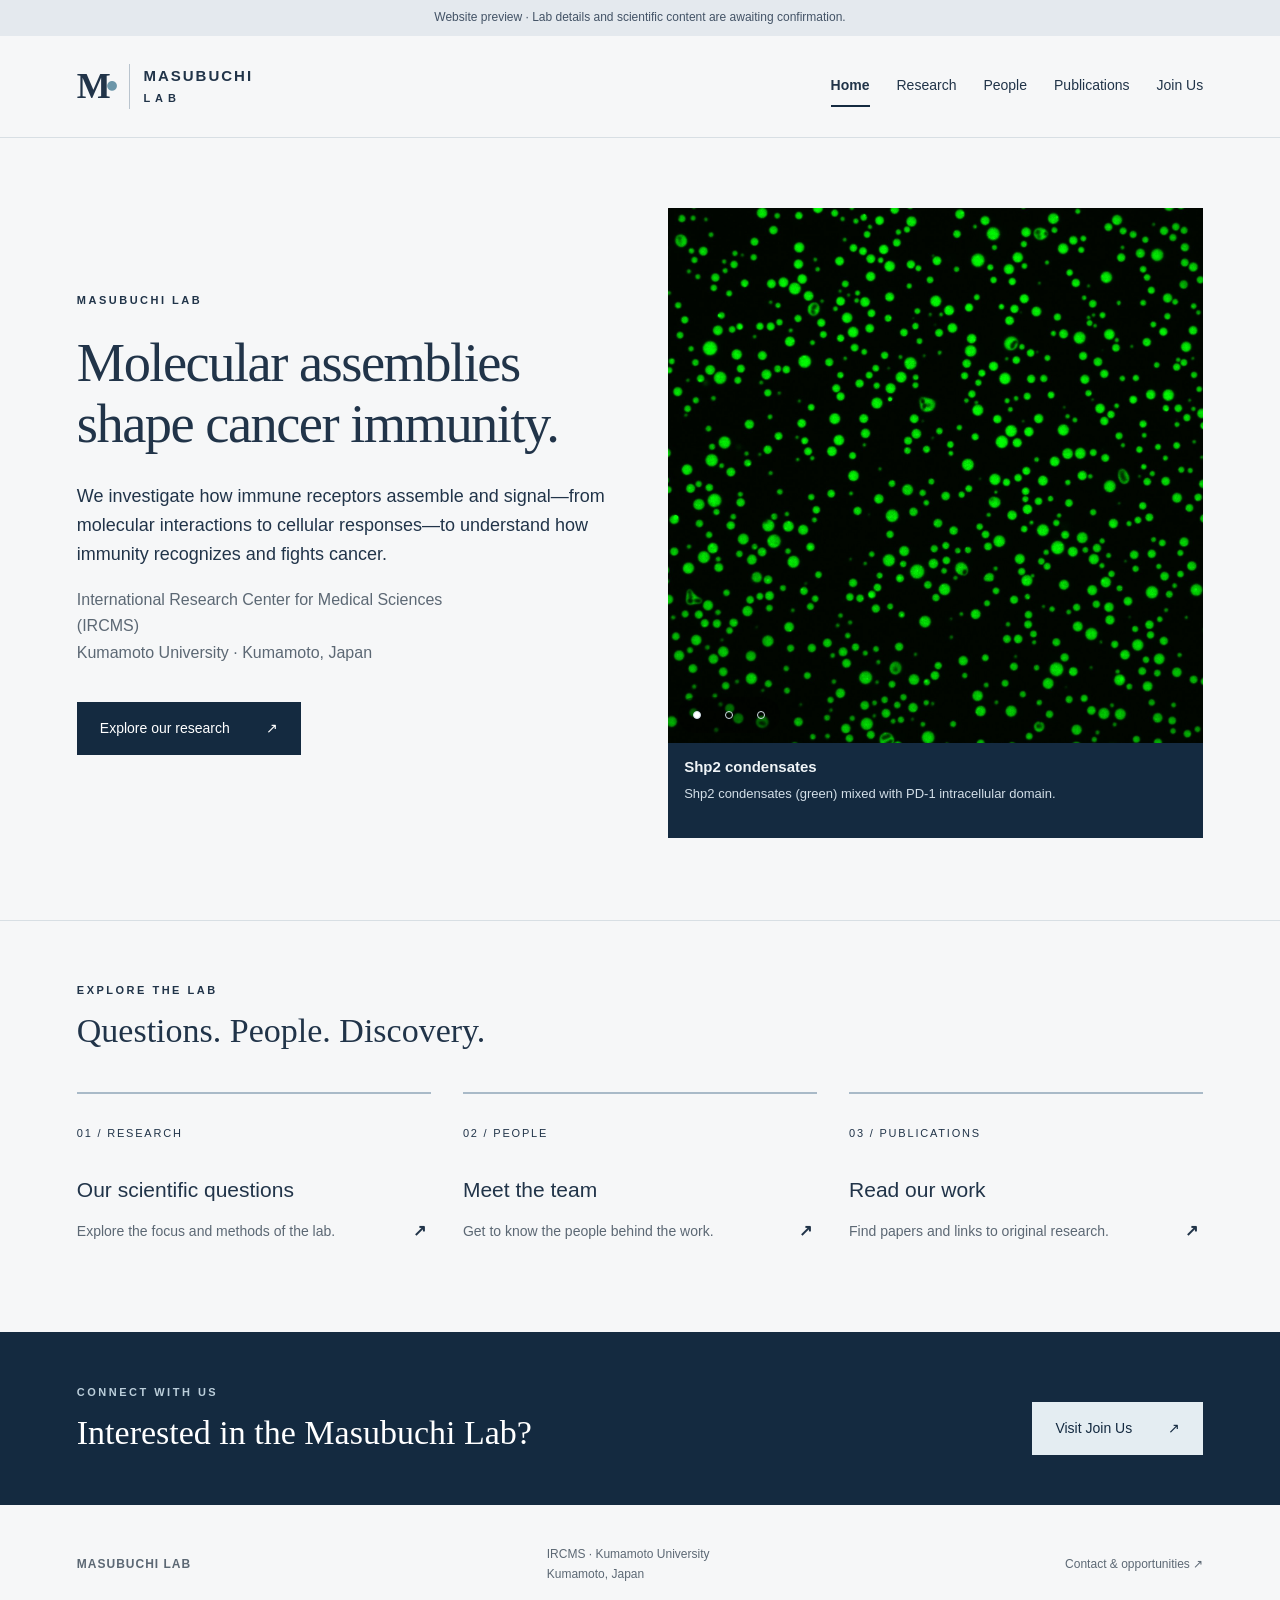
<file: index.html>
<!doctype html>
<html lang="en"><head><meta charset="utf-8"><meta name="viewport" content="width=device-width, initial-scale=1"><meta name="description" content="Masubuchi Lab — Home. Research, people, publications, and opportunities."><title>Masubuchi Lab</title><link rel="stylesheet" href="assets/style.css"><script src="assets/navigation.js" defer></script><style>.hero{grid-template-columns:minmax(0,1fr) minmax(0,1fr);gap:5%;align-items:center}.hero h1{font-size:clamp(38px,4.25vw,58px);line-height:1.12;letter-spacing:-1.5px}.hero .lead{font-size:18px}.science-gallery{min-width:0;background:var(--navy);color:#eff4f7}.science-slide{margin:0}.science-slide[hidden]{display:none}.science-image{display:flex;align-items:center;justify-content:center;aspect-ratio:1;background:#020706;touch-action:pan-y}.science-image img{display:block;width:100%;height:100%;object-fit:contain}.science-slide figcaption{padding:12px 16px}.science-slide figcaption strong{display:block;font-size:15px;margin-bottom:4px}.science-slide figcaption span{display:block;font-size:13px;line-height:1.6;color:#d2dee7}.gallery-controls:not([hidden]){display:flex;align-items:center;gap:8px;border-top:1px solid #415266;padding:4px 10px}.gallery-controls button{border:0;background:transparent;color:white;min-width:32px;min-height:36px;cursor:pointer;font-size:18px}.gallery-controls button:focus-visible{outline:3px solid white;outline-offset:3px}.gallery-dots{display:flex;margin-right:auto;gap:0}.gallery-dots .gallery-dot{border:0;display:grid;place-items:center;min-width:28px}.gallery-dot span{width:8px;height:8px;border-radius:50%;border:1px solid #d2dee7}.gallery-dot[aria-pressed="true"] span{background:white}.gallery-status{font-size:12px;margin:0;white-space:nowrap}@media(max-width:760px){.hero{grid-template-columns:1fr}.hero h1{font-size:42px}.science-gallery{width:100%}.science-slide figcaption{padding:12px 14px}.gallery-controls:not([hidden]){gap:6px;padding:4px 8px}}.gallery-controls .gallery-toggle{font-size:12px;padding:0 8px}.gallery-controls button:hover{background:#29445c;border-radius:3px}.gallery-slides{position:relative;overflow:hidden;isolation:isolate}.science-slide.slide-outgoing{position:absolute;inset:0 0 auto;pointer-events:none}.science-image{position:relative}.science-slide figcaption{background:var(--navy)}.science-slide figcaption{min-height:var(--caption-height,0px)}.caption-measure{position:absolute;visibility:hidden;pointer-events:none;inset:0 auto auto 0;width:100%}.caption-measure figcaption{min-height:0!important;height:auto!important}.science-gallery{position:relative}.image-controls:not([hidden]){display:block;position:absolute;top:0;left:0;width:100%;aspect-ratio:1;z-index:2;pointer-events:none;touch-action:pan-y}.image-half{position:absolute;top:0;height:100%;width:50%;padding:0;border:0;background:transparent;cursor:pointer;pointer-events:auto}.image-previous{left:0}.image-next{right:0}.image-half:focus-visible{outline:2px solid white;outline-offset:-5px}.image-controls .gallery-dots{position:absolute;left:10px;bottom:10px;display:flex;border-radius:20px;background:rgba(0,0,0,.4);padding:0 3px;pointer-events:auto}.image-controls .gallery-dot{background:transparent;min-width:32px;height:36px;padding:0;cursor:pointer}.image-controls .gallery-dot:focus-visible{outline:2px solid white;outline-offset:-2px;border-radius:50%}</style></head><body><a class="skip" href="#main">Skip to content</a><div class="draft">Website preview · Lab details and scientific content are awaiting confirmation.</div><header class="header"><a class="brand" href="index.html"><span class="brand-mark" aria-hidden="true">M<span>•</span></span><span>MASUBUCHI<span class="lab-word">LAB</span></span></a><button class="menu" aria-controls="navigation" aria-expanded="false" hidden>Menu</button><nav id="navigation" aria-label="Main navigation"><a href="index.html" aria-current="page">Home</a><a href="research.html">Research</a><a href="people.html">People</a><a href="publications.html">Publications</a><a href="join.html">Join Us</a></nav></header><main id="main"><section class="hero"><div><p class="eyebrow">MASUBUCHI LAB</p><h1>Molecular assemblies<br>shape cancer immunity.</h1><p class="lead">We investigate how immune receptors assemble and signal—from molecular interactions to cellular responses—to understand how immunity recognizes and fights cancer.</p><p class="muted">International Research Center for Medical Sciences (IRCMS)<br>Kumamoto University · Kumamoto, Japan</p><a class="button" href="research.html">Explore our research <span aria-hidden="true">↗</span></a></div><section class="science-gallery" aria-label="Research images" aria-roledescription="carousel"><div class="gallery-slides"><figure class="science-slide" role="group" aria-roledescription="slide" aria-label="1 of 3: Shp2 condensates"><div class="science-image"><img src="assets/images/PD1-Shp2_LLPS_g.jpg" alt="Shp2 condensates (green) mixed with PD-1 intracellular domain." fetchpriority="high"></div><figcaption><strong>Shp2 condensates</strong><span>Shp2 condensates (green) mixed with PD-1 intracellular domain.</span></figcaption></figure><figure class="science-slide" role="group" aria-roledescription="slide" aria-label="2 of 3: Immune synapse"><div class="science-image"><img src="assets/images/PD1MC.jpg" alt="Confocal image showing an immune synapse of a Jurkat T cell expressing PD-1 (green), effector Shp2 (magenta), and their overlay with bright field." ></div><figcaption><strong>Immune synapse</strong><span>Confocal image showing an immune synapse of a Jurkat T cell expressing PD-1 (green) and Shp2 (magenta).</span></figcaption></figure><figure class="science-slide" role="group" aria-roledescription="slide" aria-label="3 of 3: T cell–splenocyte coculture"><div class="science-image"><img src="assets/images/T-Splenocyte_coculture.jpg" alt="T cells (green) cocultured with peptide-pulsed splenocytes (blue)." ></div><figcaption><strong>T cell–splenocyte coculture</strong><span>T cells (green) cocultured with peptide-pulsed splenocytes (blue).</span></figcaption></figure></div><div class="image-controls" hidden><button class="image-half image-previous" type="button" aria-label="Previous image"></button><button class="image-half image-next" type="button" aria-label="Next image"></button><div class="gallery-dots"><button type="button" class="gallery-dot" aria-label="Show image 1: Shp2 condensates" aria-pressed="true"><span></span></button><button type="button" class="gallery-dot" aria-label="Show image 2: Immune synapse" aria-pressed="false"><span></span></button><button type="button" class="gallery-dot" aria-label="Show image 3: T cell–splenocyte coculture" aria-pressed="false"><span></span></button></div></div></section></section><section class="section"><div class="section-heading"><p class="eyebrow">EXPLORE THE LAB</p><h2>Questions. People. Discovery.</h2></div><div class="links-grid"><a href="research.html"><span>01 / RESEARCH</span><h3>Our scientific questions</h3><p>Explore the focus and methods of the lab.</p><b aria-hidden="true">↗</b></a><a href="people.html"><span>02 / PEOPLE</span><h3>Meet the team</h3><p>Get to know the people behind the work.</p><b aria-hidden="true">↗</b></a><a href="publications.html"><span>03 / PUBLICATIONS</span><h3>Read our work</h3><p>Find papers and links to original research.</p><b aria-hidden="true">↗</b></a></div></section><section class="join-banner"><div><p class="eyebrow">CONNECT WITH US</p><h2>Interested in the Masubuchi Lab?</h2></div><a class="button light" href="join.html">Visit Join Us <span aria-hidden="true">↗</span></a></section></main><footer><a class="footer-brand" href="index.html">MASUBUCHI LAB</a><p>IRCMS · Kumamoto University<br>Kumamoto, Japan</p><a href="join.html">Contact & opportunities ↗</a></footer><script>
(()=>{
 const gallery=document.querySelector('.science-gallery');
 const slides=[...gallery.querySelectorAll('.science-slide')],dots=[...gallery.querySelectorAll('.gallery-dot')];

 const reduced=matchMedia('(prefers-reduced-motion: reduce)');
 const track=gallery.querySelector('.gallery-slides');
 function sizeCaptions(){
  const measure=document.createElement('div');
  measure.className='science-slide caption-measure';measure.setAttribute('aria-hidden','true');measure.inert=true;
  slides.forEach(slide=>measure.appendChild(slide.querySelector('figcaption').cloneNode(true)));
  track.appendChild(measure);
  const height=Math.ceil(Math.max(...[...measure.children].map(caption=>caption.getBoundingClientRect().height)));
  measure.remove();gallery.style.setProperty('--caption-height',height+'px');
 }
 sizeCaptions();
 let measuredWidth=gallery.getBoundingClientRect().width;
 new ResizeObserver(entries=>{const width=entries[0].contentRect.width;if(Math.abs(width-measuredWidth)>.5){measuredWidth=width;sizeCaptions();}}).observe(gallery);
 if(document.fonts)document.fonts.ready.then(sizeCaptions);
 window.addEventListener('resize',sizeCaptions);

 let current=0,timer=null,paused=reduced.matches,hovered=false,focused=false,start=null,swiped=false;
 function schedule(){clearTimeout(timer);if(!paused&&!hovered&&!focused&&!document.hidden)timer=setTimeout(()=>show(current+1),6000);}
 let animations=[],transitionId=0;
 function resetSlides(){animations.forEach(a=>a.cancel());animations=[];slides.forEach((slide,i)=>{slide.hidden=i!==current;slide.classList.remove('slide-outgoing');slide.inert=i!==current;slide.setAttribute('aria-hidden',String(i!==current));});}
 function show(index){
  const previous=current,next=(index+slides.length)%slides.length,id=++transitionId;
  resetSlides();current=next;
  const incoming=slides[current],outgoing=slides[previous];
  incoming.hidden=false;incoming.inert=false;incoming.setAttribute('aria-hidden','false');
  dots.forEach((dot,i)=>dot.setAttribute('aria-pressed',String(i===current)));

  if(previous!==current&&!reduced.matches){
   outgoing.hidden=false;outgoing.inert=true;outgoing.setAttribute('aria-hidden','true');outgoing.classList.add('slide-outgoing');
   const direction=index<previous?-1:1;
   const options={duration:550,easing:'cubic-bezier(.22,.61,.36,1)',fill:'both'};
   animations=[
    incoming.querySelector('.science-image').animate([{transform:'translateX('+direction*100+'%)'},{transform:'translateX(0)'}],options),
    outgoing.querySelector('.science-image').animate([{transform:'translateX(0)'},{transform:'translateX('+direction*-100+'%)'}],options),
    outgoing.querySelector('figcaption').animate([{opacity:1},{opacity:0}],{duration:180,fill:'both'}),
    incoming.querySelector('figcaption').animate([{opacity:0},{opacity:1}],{duration:300,delay:180,fill:'both'})
   ];
   Promise.all(animations.map(a=>a.finished)).then(()=>{if(id===transitionId)resetSlides();}).catch(()=>{});
  }else resetSlides();
  schedule();
 }
 gallery.querySelector('.image-controls').hidden=false;show(0);

 gallery.querySelector('.image-previous').addEventListener('click',()=>{if(!swiped)show(current-1);});
 gallery.querySelector('.image-next').addEventListener('click',()=>{if(!swiped)show(current+1);});
 dots.forEach((dot,i)=>dot.addEventListener('click',()=>show(i)));
 gallery.addEventListener('keydown',event=>{if(event.key==='ArrowRight'||event.key==='ArrowLeft'){event.preventDefault();show(current+(event.key==='ArrowRight'?1:-1));}});
 gallery.addEventListener('pointerenter',event=>{if(event.pointerType==='mouse'){hovered=true;schedule();}});
 gallery.addEventListener('pointerleave',event=>{if(event.pointerType==='mouse'){hovered=false;schedule();}});
 gallery.addEventListener('focusin',()=>{focused=true;schedule();});
 gallery.addEventListener('focusout',event=>{focused=gallery.contains(event.relatedTarget);schedule();});
 document.addEventListener('visibilitychange',schedule);
 reduced.addEventListener('change',()=>{if(reduced.matches){paused=true;++transitionId;resetSlides();schedule();}});
 gallery.querySelectorAll('.image-controls').forEach(area=>{
  area.addEventListener('touchstart',event=>{if(event.touches.length===1){start={x:event.touches[0].clientX,y:event.touches[0].clientY};swiped=false;clearTimeout(timer);}},{passive:true});
  area.addEventListener('touchend',event=>{if(!start)return;const dx=event.changedTouches[0].clientX-start.x,dy=event.changedTouches[0].clientY-start.y;if(Math.abs(dx)>50&&Math.abs(dx)>Math.abs(dy)*1.5){swiped=true;show(current+(dx<0?1:-1));}start=null;schedule();},{passive:true});
  area.addEventListener('touchcancel',()=>{start=null;schedule();},{passive:true});
  area.addEventListener('click',event=>{if(swiped){event.preventDefault();swiped=false;}});
 });
})();
</script></body></html>
</file>
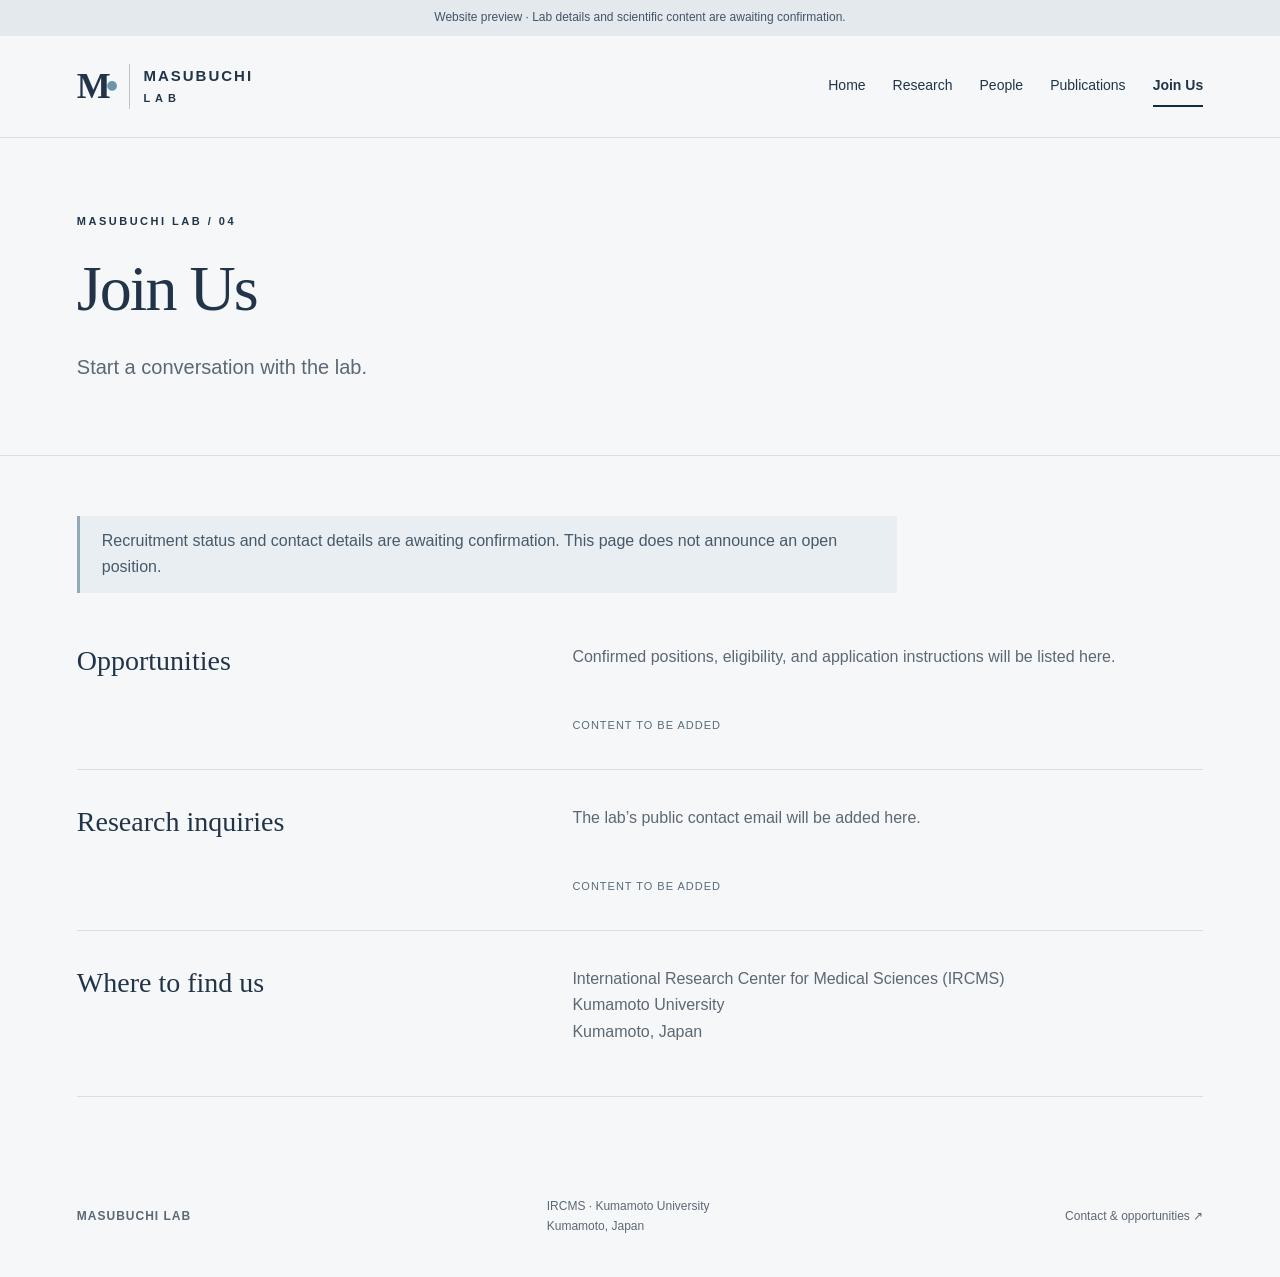
<file: join.html>
<!doctype html>
<html lang="en"><head><meta charset="utf-8"><meta name="viewport" content="width=device-width, initial-scale=1"><meta name="description" content="Masubuchi Lab — Join Us. Research, people, publications, and opportunities."><title>Join Us | Masubuchi Lab</title><link rel="stylesheet" href="assets/style.css"><script src="assets/navigation.js" defer></script></head><body><a class="skip" href="#main">Skip to content</a><div class="draft">Website preview · Lab details and scientific content are awaiting confirmation.</div><header class="header"><a class="brand" href="index.html"><span class="brand-mark" aria-hidden="true">M<span>•</span></span><span>MASUBUCHI<span class="lab-word">LAB</span></span></a><button class="menu" aria-controls="navigation" aria-expanded="false" hidden>Menu</button><nav id="navigation" aria-label="Main navigation"><a href="index.html">Home</a><a href="research.html">Research</a><a href="people.html">People</a><a href="publications.html">Publications</a><a href="join.html" aria-current="page">Join Us</a></nav></header><main id="main"><section class="intro"><p class="eyebrow">MASUBUCHI LAB / 04</p><h1>Join Us</h1><p class="lead">Start a conversation with the lab.</p></section><section class="section narrow"><p class="editor-note">Recruitment status and contact details are awaiting confirmation. This page does not announce an open position.</p><article class="entry"><h2>Opportunities</h2><p>Confirmed positions, eligibility, and application instructions will be listed here.</p><span class="status">Content to be added</span></article><article class="entry"><h2>Research inquiries</h2><p>The lab’s public contact email will be added here.</p><span class="status">Content to be added</span></article><article class="entry"><h2>Where to find us</h2><p>International Research Center for Medical Sciences (IRCMS)<br>Kumamoto University<br>Kumamoto, Japan</p></article></section></main><footer><a class="footer-brand" href="index.html">MASUBUCHI LAB</a><p>IRCMS · Kumamoto University<br>Kumamoto, Japan</p><a href="join.html">Contact & opportunities ↗</a></footer></body></html>
</file>
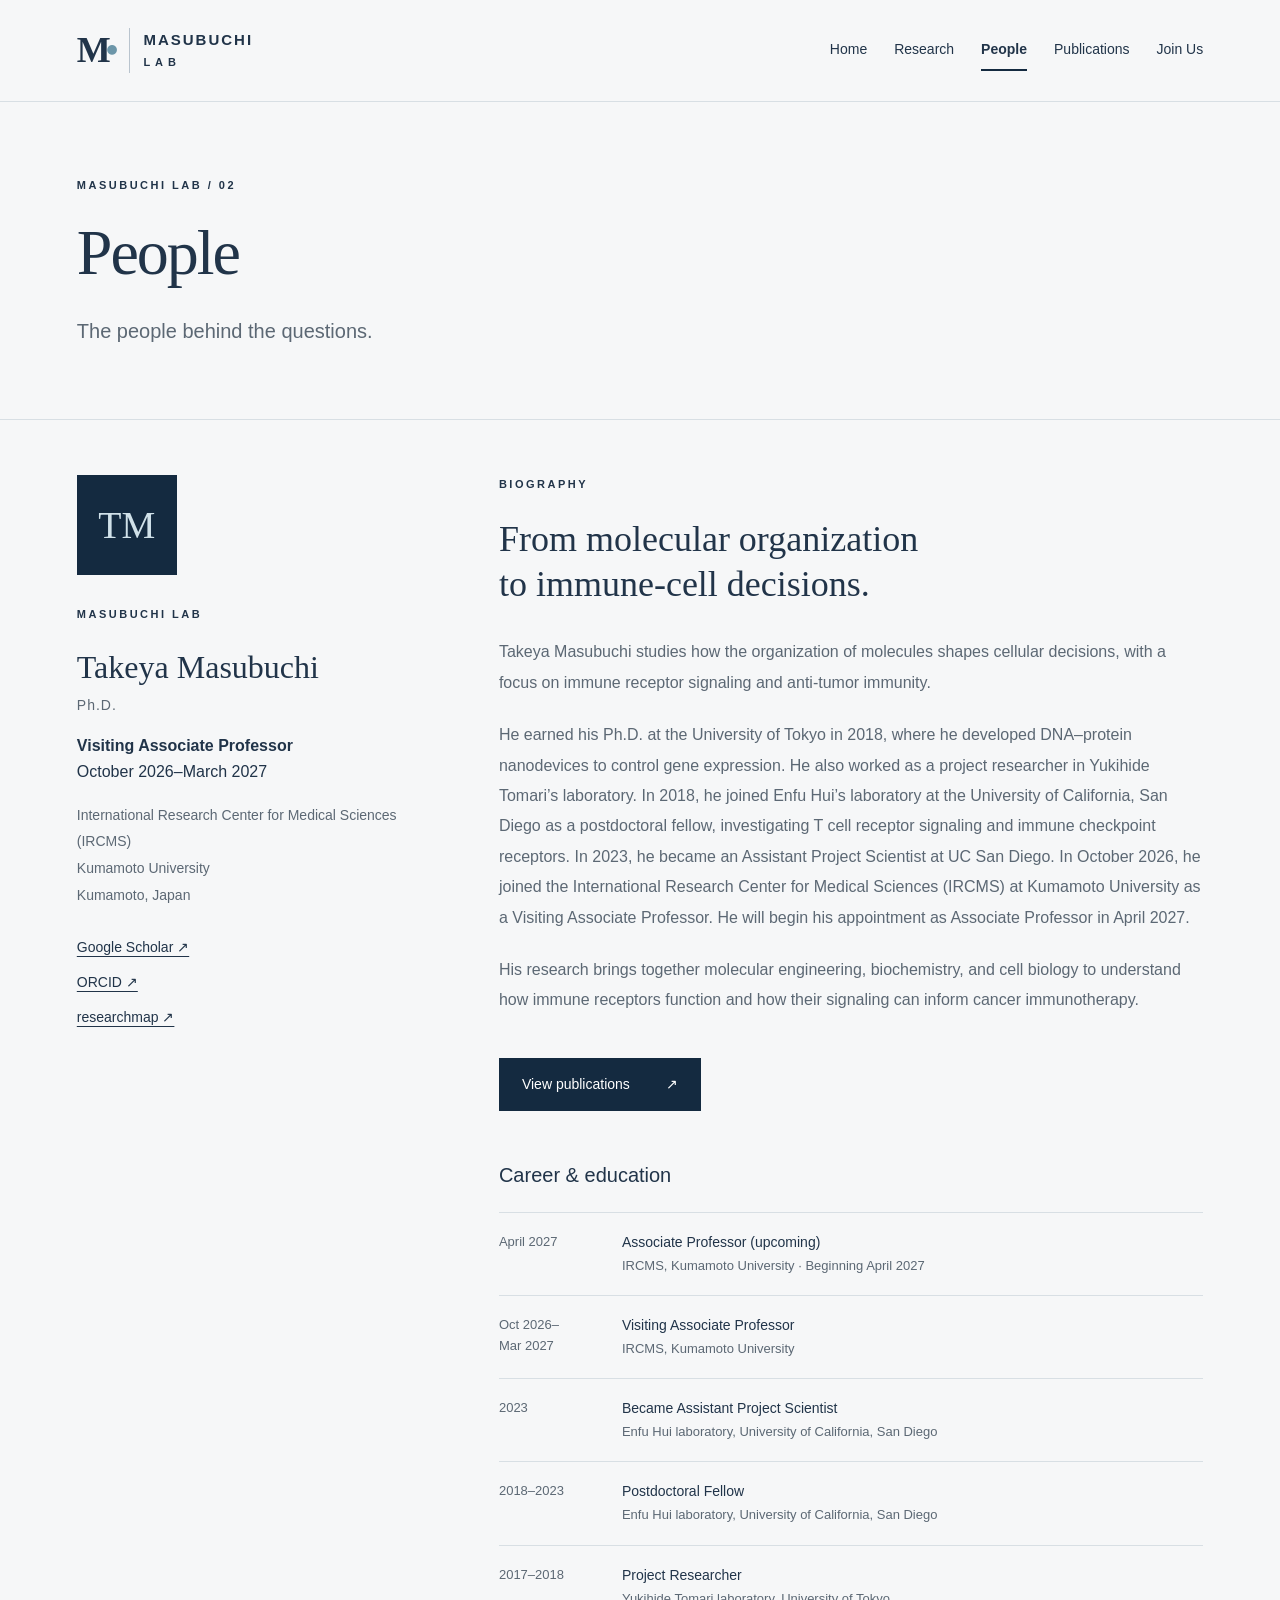
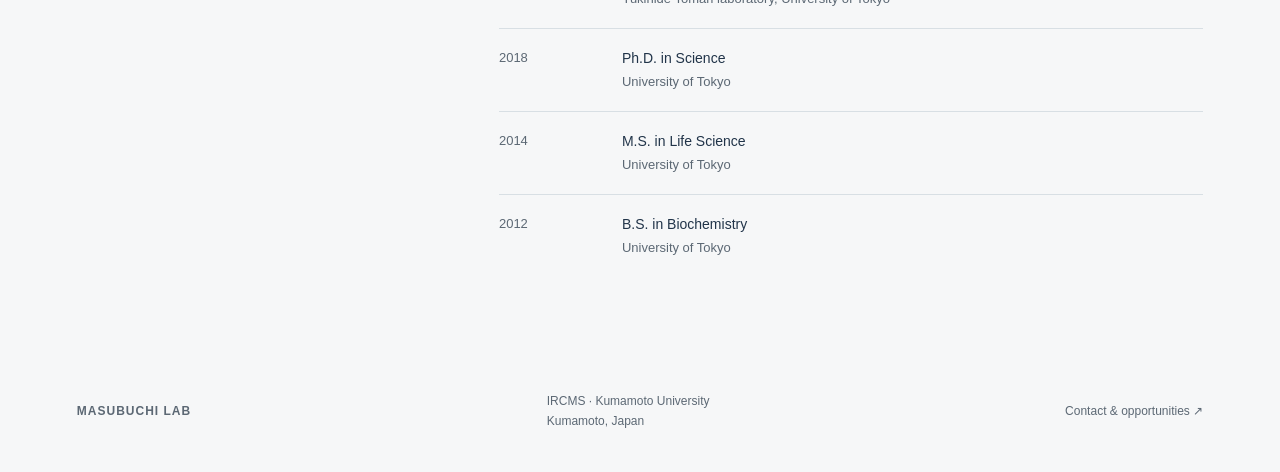
<file: people.html>
<!doctype html>
<html lang="en"><head><meta charset="utf-8"><meta name="viewport" content="width=device-width, initial-scale=1"><meta name="description" content="Meet Takeya Masubuchi, Ph.D. — research interests, career, and education."><title>People | Masubuchi Lab</title><link rel="stylesheet" href="assets/style.css"><script src="assets/navigation.js" defer></script><style>.profile{display:grid;grid-template-columns:minmax(220px,1fr) minmax(0,2fr);gap:70px;padding-top:55px;padding-bottom:75px}.profile-monogram{width:100px;height:100px;display:grid;place-items:center;background:var(--navy);color:#d0e1e9;font:38px Georgia,serif;margin-bottom:30px}.profile-identity h2{font-size:32px;line-height:1.3;margin-bottom:20px}.profile-degree{display:block;font:14px Arial,sans-serif;letter-spacing:1px;margin-top:8px;color:var(--muted)}.profile-affiliation{font-size:14px;color:var(--muted);line-height:1.9}.profile-links{display:flex;flex-direction:column;align-items:flex-start;gap:12px;margin-top:28px;font-size:14px}.profile-links a{text-decoration:underline;text-underline-offset:4px}.profile-body>h2{font-size:36px;line-height:1.25;margin-bottom:30px}.profile-body>p:not(.eyebrow){line-height:1.9;color:var(--muted);margin-bottom:22px}.career{margin-top:48px}.career h3{font-size:20px;font-weight:normal}.career dl{margin:0}.career dl>div{display:grid;grid-template-columns:105px minmax(0,1fr);gap:18px;border-top:1px solid var(--line);padding:18px 0}.career dt{font-size:13px;color:var(--muted)}.career dd{margin:0;font-size:14px}.career dd span{color:var(--muted);font-size:13px}@media(max-width:760px){.profile{grid-template-columns:1fr;gap:42px}.profile-body>h2{font-size:30px}.profile-identity{border-bottom:1px solid var(--line);padding-bottom:32px}.career dl>div{grid-template-columns:85px minmax(0,1fr);gap:12px}}</style></head><body><a class="skip" href="#main">Skip to content</a><header class="header"><a class="brand" href="index.html"><span class="brand-mark" aria-hidden="true">M<span>•</span></span><span>MASUBUCHI<span class="lab-word">LAB</span></span></a><button class="menu" aria-controls="navigation" aria-expanded="false" hidden>Menu</button><nav id="navigation" aria-label="Main navigation"><a href="index.html">Home</a><a href="research.html">Research</a><a href="people.html" aria-current="page">People</a><a href="publications.html">Publications</a><a href="join.html">Join Us</a></nav></header><main id="main"><section class="intro"><p class="eyebrow">MASUBUCHI LAB / 02</p><h1>People</h1><p class="lead">The people behind the questions.</p></section><section class="section profile" aria-labelledby="profile-name"><aside class="profile-identity"><div class="profile-monogram" aria-hidden="true">TM</div><p class="eyebrow">MASUBUCHI LAB</p><h2 id="profile-name">Takeya Masubuchi<span class="profile-degree">Ph.D.</span></h2><p class="profile-position"><strong>Visiting Associate Professor</strong><br>October 2026–March 2027</p><p class="profile-affiliation">International Research Center for Medical Sciences (IRCMS)<br>Kumamoto University<br>Kumamoto, Japan</p><div class="profile-links"><a href="https://scholar.google.com/citations?user=r_tdnykAAAAJ&amp;hl=en">Google Scholar ↗</a><a href="https://orcid.org/0000-0001-6822-3049">ORCID ↗</a><a href="https://researchmap.jp/TakeyaMasubuchi">researchmap ↗</a></div></aside><div class="profile-body"><p class="eyebrow">BIOGRAPHY</p><h2>From molecular organization<br>to immune-cell decisions.</h2><p>Takeya Masubuchi studies how the organization of molecules shapes cellular decisions, with a focus on immune receptor signaling and anti-tumor immunity.</p><p>He earned his Ph.D. at the University of Tokyo in 2018, where he developed DNA–protein nanodevices to control gene expression. He also worked as a project researcher in Yukihide Tomari’s laboratory. In 2018, he joined Enfu Hui’s laboratory at the University of California, San Diego as a postdoctoral fellow, investigating T cell receptor signaling and immune checkpoint receptors. In 2023, he became an Assistant Project Scientist at UC San Diego. In October 2026, he joined the International Research Center for Medical Sciences (IRCMS) at Kumamoto University as a Visiting Associate Professor. He will begin his appointment as Associate Professor in April 2027.</p><p>His research brings together molecular engineering, biochemistry, and cell biology to understand how immune receptors function and how their signaling can inform cancer immunotherapy.</p><a class="button" href="publications.html">View publications <span aria-hidden="true">↗</span></a><section class="career" aria-labelledby="career-heading"><h3 id="career-heading">Career &amp; education</h3><dl><div><dt>April 2027</dt><dd>Associate Professor (upcoming)<br><span>IRCMS, Kumamoto University · Beginning April 2027</span></dd></div><div><dt>Oct 2026–<br>Mar 2027</dt><dd>Visiting Associate Professor<br><span>IRCMS, Kumamoto University</span></dd></div><div><dt>2023</dt><dd>Became Assistant Project Scientist<br><span>Enfu Hui laboratory, University of California, San Diego</span></dd></div><div><dt>2018–2023</dt><dd>Postdoctoral Fellow<br><span>Enfu Hui laboratory, University of California, San Diego</span></dd></div><div><dt>2017–2018</dt><dd>Project Researcher<br><span>Yukihide Tomari laboratory, University of Tokyo</span></dd></div><div><dt>2018</dt><dd>Ph.D. in Science<br><span>University of Tokyo</span></dd></div><div><dt>2014</dt><dd>M.S. in Life Science<br><span>University of Tokyo</span></dd></div><div><dt>2012</dt><dd>B.S. in Biochemistry<br><span>University of Tokyo</span></dd></div></dl></section></div></section></main><footer><a class="footer-brand" href="index.html">MASUBUCHI LAB</a><p>IRCMS · Kumamoto University<br>Kumamoto, Japan</p><a href="join.html">Contact & opportunities ↗</a></footer></body></html>
</file>
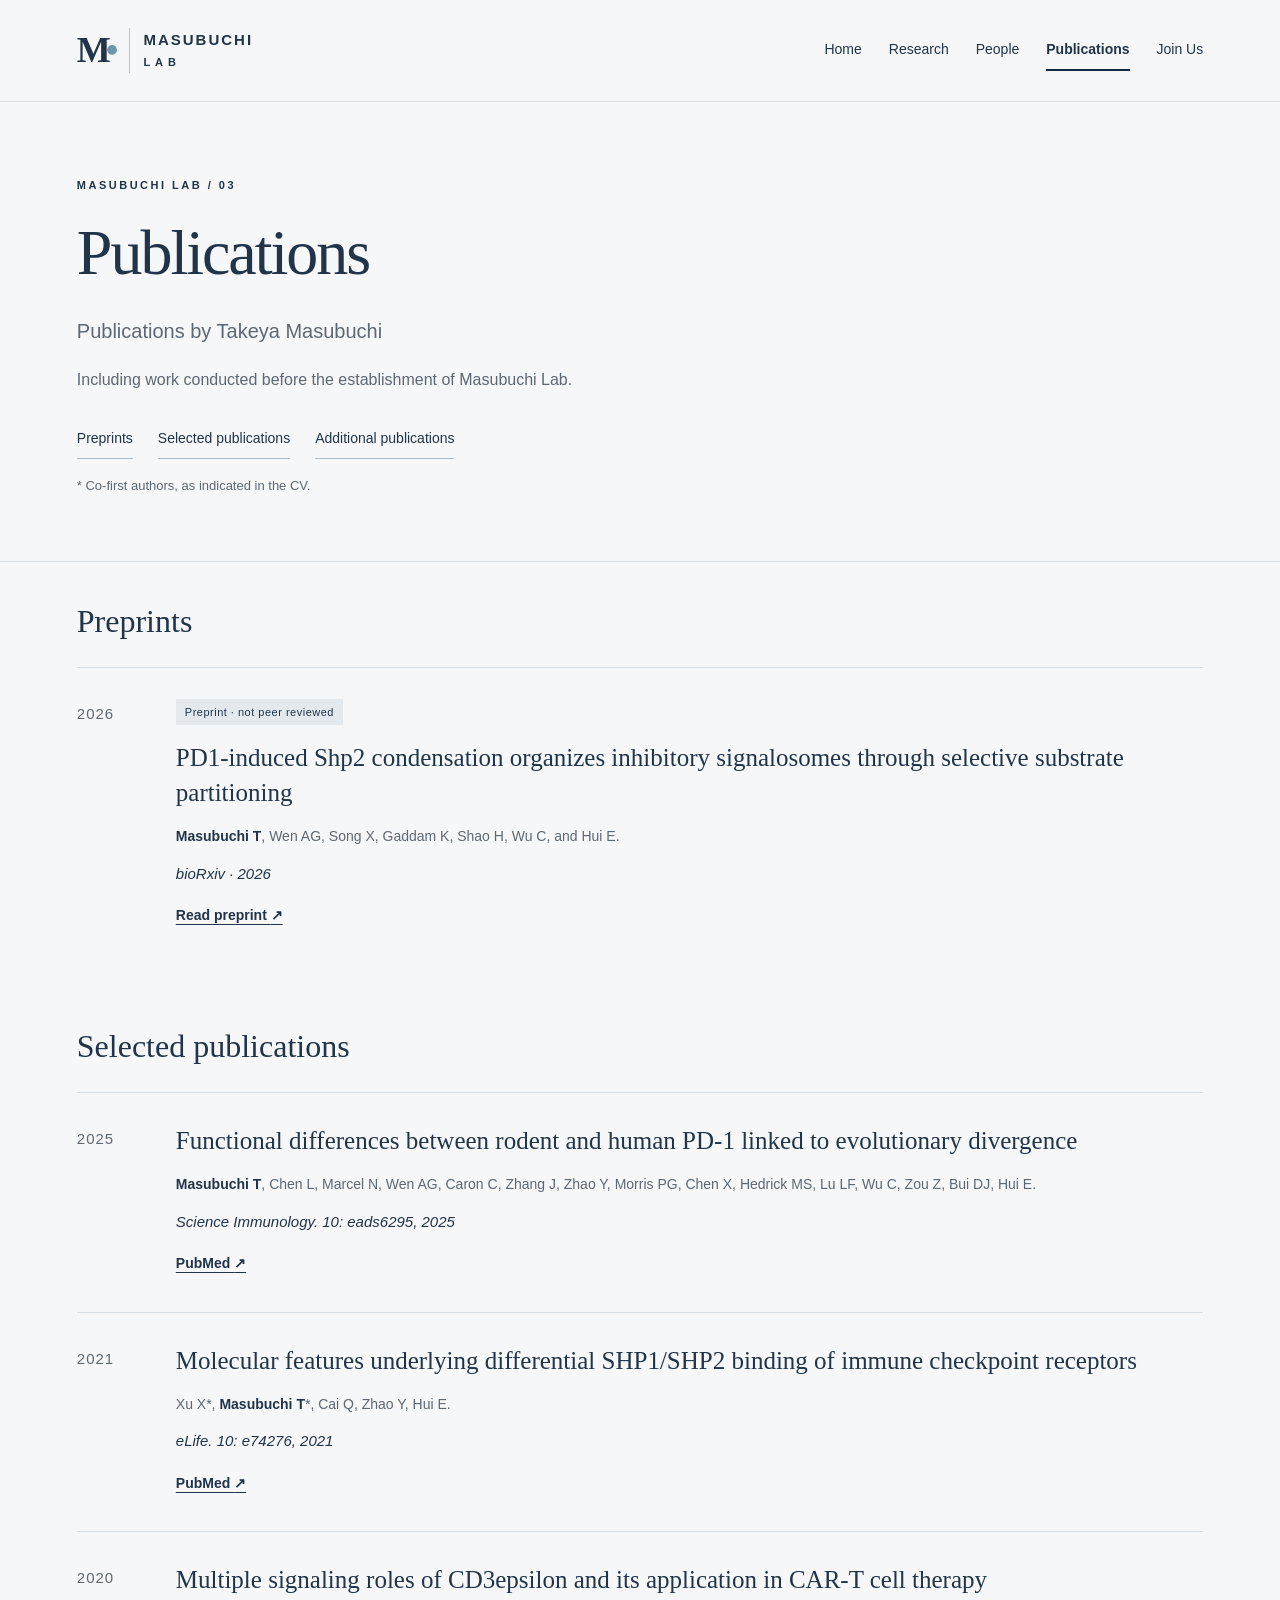
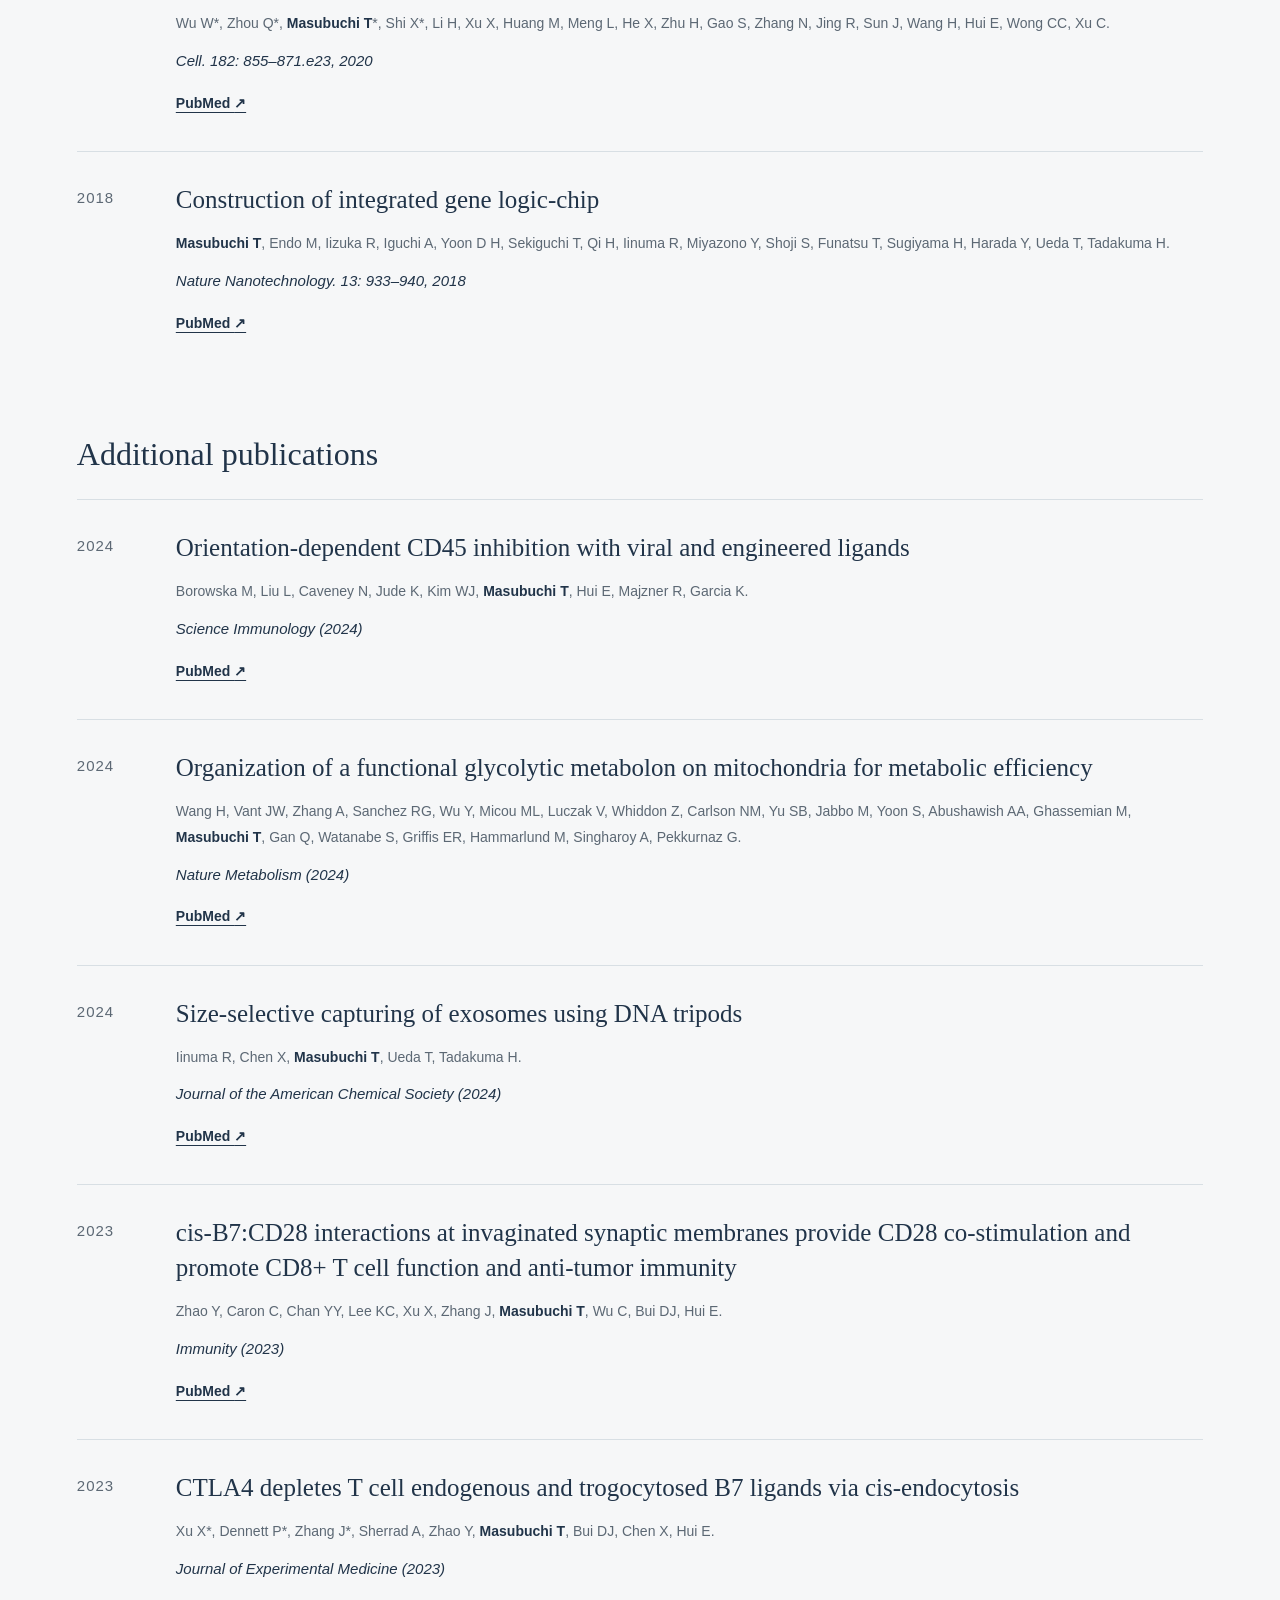
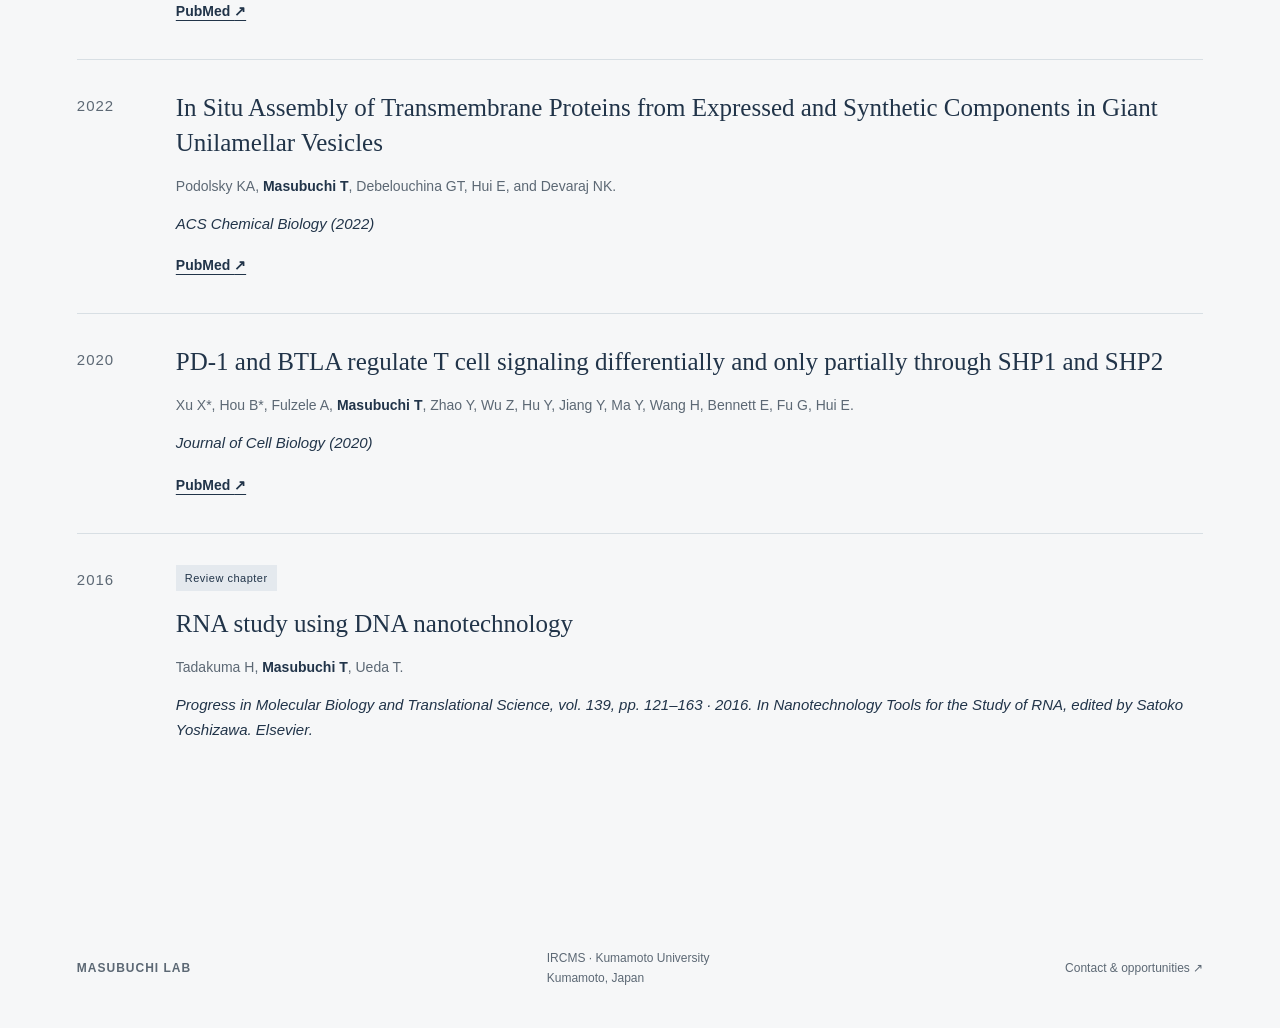
<file: publications.html>
<!doctype html>
<html lang="en"><head><meta charset="utf-8"><meta name="viewport" content="width=device-width, initial-scale=1"><meta name="description" content="Publications by Takeya Masubuchi, including research articles, a review chapter, and a preprint."><title>Publications | Masubuchi Lab</title><link rel="stylesheet" href="assets/style.css"><script src="assets/navigation.js" defer></script><style>
.publication-note{max-width:700px}.publication-jumps{display:flex!important;flex-wrap:wrap;gap:12px 25px;margin:25px 0 16px}.publication-jumps a{border-bottom:1px solid #a9bac8}.author-note{font-size:13px;color:var(--muted)}.publication-section{scroll-margin-top:30px;margin-bottom:64px}.publication-section>h2{font-size:32px;margin-bottom:26px}.paper-list{list-style:none;padding:0;margin:0}.paper{display:grid;grid-template-columns:75px minmax(0,1fr);gap:24px;padding:30px 0;border-top:1px solid var(--line)}.paper-year{font-size:15px;letter-spacing:1px;color:var(--muted);padding-top:4px}.paper h3{font-family:Georgia,serif;font-size:25px;font-weight:normal;line-height:1.4;margin:0 0 14px}.paper-authors{font-size:14px;line-height:1.85;color:var(--muted);margin-bottom:12px}.paper-authors strong{color:var(--ink)}.paper-journal{font-size:15px;font-style:italic;margin-bottom:12px}.paper-link{display:inline-block;font-size:14px;font-weight:bold;text-decoration:underline;text-underline-offset:4px;padding:6px 0}.paper-badge{display:inline-block;background:#e4e9ee;font-size:11px;letter-spacing:.5px;padding:4px 9px;margin-bottom:15px}.publication-content{padding-top:40px}.paper>div{overflow-wrap:anywhere}@media(max-width:600px){.paper{grid-template-columns:1fr;gap:8px}.paper-year{margin-bottom:0}.paper h3{font-size:22px}.publication-section>h2{font-size:28px}}
</style></head><body><a class="skip" href="#main">Skip to content</a><header class="header"><a class="brand" href="index.html"><span class="brand-mark" aria-hidden="true">M<span>•</span></span><span>MASUBUCHI<span class="lab-word">LAB</span></span></a><button class="menu" aria-controls="navigation" aria-expanded="false" hidden>Menu</button><nav id="navigation" aria-label="Main navigation"><a href="index.html">Home</a><a href="research.html">Research</a><a href="people.html">People</a><a href="publications.html" aria-current="page">Publications</a><a href="join.html">Join Us</a></nav></header><main id="main"><section class="intro"><p class="eyebrow">MASUBUCHI LAB / 03</p><h1>Publications</h1><p class="lead">Publications by Takeya Masubuchi</p><p class="muted publication-note">Including work conducted before the establishment of Masubuchi Lab.</p><nav class="publication-jumps" aria-label="Publication sections"><a href="#preprints">Preprints</a><a href="#selected">Selected publications</a><a href="#additional">Additional publications</a></nav><p class="author-note">* Co-first authors, as indicated in the CV.</p></section><div class="section publication-content"><section class="publication-section" id="preprints" aria-labelledby="preprints-heading"><h2 id="preprints-heading">Preprints</h2><ol class="paper-list"><li class="paper"><p class="paper-year">2026</p><div><span class="paper-badge">Preprint · not peer reviewed</span><h3>PD1-induced Shp2 condensation organizes inhibitory signalosomes through selective substrate partitioning</h3><p class="paper-authors"><strong>Masubuchi T</strong>, Wen AG, Song X, Gaddam K, Shao H, Wu C, and Hui E.</p><p class="paper-journal">bioRxiv · 2026</p><a class="paper-link" href="https://doi.org/10.64898/2026.03.09.710629">Read preprint <span aria-hidden="true">↗</span></a></div></li></ol></section><section class="publication-section" id="selected" aria-labelledby="selected-heading"><h2 id="selected-heading">Selected publications</h2><ol class="paper-list"><li class="paper"><p class="paper-year">2025</p><div><h3>Functional differences between rodent and human PD-1 linked to evolutionary divergence</h3><p class="paper-authors"><strong>Masubuchi T</strong>, Chen L, Marcel N, Wen AG, Caron C, Zhang J, Zhao Y, Morris PG, Chen X, Hedrick MS, Lu LF, Wu C, Zou Z, Bui DJ, Hui E.</p><p class="paper-journal">Science Immunology. 10: eads6295, 2025</p><a class="paper-link" href="https://pubmed.ncbi.nlm.nih.gov/39752535/">PubMed <span aria-hidden="true">↗</span></a></div></li><li class="paper"><p class="paper-year">2021</p><div><h3>Molecular features underlying differential SHP1/SHP2 binding of immune checkpoint receptors</h3><p class="paper-authors">Xu X*, <strong>Masubuchi T</strong>*, Cai Q, Zhao Y, Hui E.</p><p class="paper-journal">eLife. 10: e74276, 2021</p><a class="paper-link" href="https://pubmed.ncbi.nlm.nih.gov/34734802/">PubMed <span aria-hidden="true">↗</span></a></div></li><li class="paper"><p class="paper-year">2020</p><div><h3>Multiple signaling roles of CD3epsilon and its application in CAR-T cell therapy</h3><p class="paper-authors">Wu W*, Zhou Q*, <strong>Masubuchi T</strong>*, Shi X*, Li H, Xu X, Huang M, Meng L, He X, Zhu H, Gao S, Zhang N, Jing R, Sun J, Wang H, Hui E, Wong CC, Xu C.</p><p class="paper-journal">Cell. 182: 855–871.e23, 2020</p><a class="paper-link" href="https://pubmed.ncbi.nlm.nih.gov/32730808/">PubMed <span aria-hidden="true">↗</span></a></div></li><li class="paper"><p class="paper-year">2018</p><div><h3>Construction of integrated gene logic-chip</h3><p class="paper-authors"><strong>Masubuchi T</strong>, Endo M, Iizuka R, Iguchi A, Yoon D H, Sekiguchi T, Qi H, Iinuma R, Miyazono Y, Shoji S, Funatsu T, Sugiyama H, Harada Y, Ueda T, Tadakuma H.</p><p class="paper-journal">Nature Nanotechnology. 13: 933–940, 2018</p><a class="paper-link" href="https://pubmed.ncbi.nlm.nih.gov/30038365/">PubMed <span aria-hidden="true">↗</span></a></div></li></ol></section><section class="publication-section" id="additional" aria-labelledby="additional-heading"><h2 id="additional-heading">Additional publications</h2><ol class="paper-list"><li class="paper"><p class="paper-year">2024</p><div><h3>Orientation-dependent CD45 inhibition with viral and engineered ligands</h3><p class="paper-authors">Borowska M, Liu L, Caveney N, Jude K, Kim WJ, <strong>Masubuchi T</strong>, Hui E, Majzner R, Garcia K.</p><p class="paper-journal">Science Immunology (2024)</p><a class="paper-link" href="https://pubmed.ncbi.nlm.nih.gov/39454026/">PubMed <span aria-hidden="true">↗</span></a></div></li><li class="paper"><p class="paper-year">2024</p><div><h3>Organization of a functional glycolytic metabolon on mitochondria for metabolic efficiency</h3><p class="paper-authors">Wang H, Vant JW, Zhang A, Sanchez RG, Wu Y, Micou ML, Luczak V, Whiddon Z, Carlson NM, Yu SB, Jabbo M, Yoon S, Abushawish AA, Ghassemian M, <strong>Masubuchi T</strong>, Gan Q, Watanabe S, Griffis ER, Hammarlund M, Singharoy A, Pekkurnaz G.</p><p class="paper-journal">Nature Metabolism (2024)</p><a class="paper-link" href="https://pubmed.ncbi.nlm.nih.gov/39261628/">PubMed <span aria-hidden="true">↗</span></a></div></li><li class="paper"><p class="paper-year">2024</p><div><h3>Size-selective capturing of exosomes using DNA tripods</h3><p class="paper-authors">Iinuma R, Chen X, <strong>Masubuchi T</strong>, Ueda T, Tadakuma H.</p><p class="paper-journal">Journal of the American Chemical Society (2024)</p><a class="paper-link" href="https://pubmed.ncbi.nlm.nih.gov/38569597/">PubMed <span aria-hidden="true">↗</span></a></div></li><li class="paper"><p class="paper-year">2023</p><div><h3>cis-B7:CD28 interactions at invaginated synaptic membranes provide CD28 co-stimulation and promote CD8+ T cell function and anti-tumor immunity</h3><p class="paper-authors">Zhao Y, Caron C, Chan YY, Lee KC, Xu X, Zhang J, <strong>Masubuchi T</strong>, Wu C, Bui DJ, Hui E.</p><p class="paper-journal">Immunity (2023)</p><a class="paper-link" href="https://pubmed.ncbi.nlm.nih.gov/37160118/">PubMed <span aria-hidden="true">↗</span></a></div></li><li class="paper"><p class="paper-year">2023</p><div><h3>CTLA4 depletes T cell endogenous and trogocytosed B7 ligands via cis-endocytosis</h3><p class="paper-authors">Xu X*, Dennett P*, Zhang J*, Sherrad A, Zhao Y, <strong>Masubuchi T</strong>, Bui DJ, Chen X, Hui E.</p><p class="paper-journal">Journal of Experimental Medicine (2023)</p><a class="paper-link" href="https://pubmed.ncbi.nlm.nih.gov/37042938/">PubMed <span aria-hidden="true">↗</span></a></div></li><li class="paper"><p class="paper-year">2022</p><div><h3>In Situ Assembly of Transmembrane Proteins from Expressed and Synthetic Components in Giant Unilamellar Vesicles</h3><p class="paper-authors">Podolsky KA, <strong>Masubuchi T</strong>, Debelouchina GT, Hui E, and Devaraj NK.</p><p class="paper-journal">ACS Chemical Biology (2022)</p><a class="paper-link" href="https://pubmed.ncbi.nlm.nih.gov/35482050/">PubMed <span aria-hidden="true">↗</span></a></div></li><li class="paper"><p class="paper-year">2020</p><div><h3>PD-1 and BTLA regulate T cell signaling differentially and only partially through SHP1 and SHP2 </h3><p class="paper-authors">Xu X*, Hou B*, Fulzele A, <strong>Masubuchi T</strong>, Zhao Y, Wu Z, Hu Y, Jiang Y, Ma Y, Wang H, Bennett E, Fu G, Hui E.</p><p class="paper-journal">Journal of Cell Biology (2020)</p><a class="paper-link" href="https://pubmed.ncbi.nlm.nih.gov/32437509/">PubMed <span aria-hidden="true">↗</span></a></div></li><li class="paper"><p class="paper-year">2016</p><div><span class="paper-badge">Review chapter</span><h3>RNA study using DNA nanotechnology</h3><p class="paper-authors">Tadakuma H, <strong>Masubuchi T</strong>, Ueda T.</p><p class="paper-journal">Progress in Molecular Biology and Translational Science, vol. 139, pp. 121–163 · 2016. In Nanotechnology Tools for the Study of RNA, edited by Satoko Yoshizawa. Elsevier.</p></div></li></ol></section></div></main><footer><a class="footer-brand" href="index.html">MASUBUCHI LAB</a><p>IRCMS · Kumamoto University<br>Kumamoto, Japan</p><a href="join.html">Contact & opportunities ↗</a></footer></body></html>
</file>
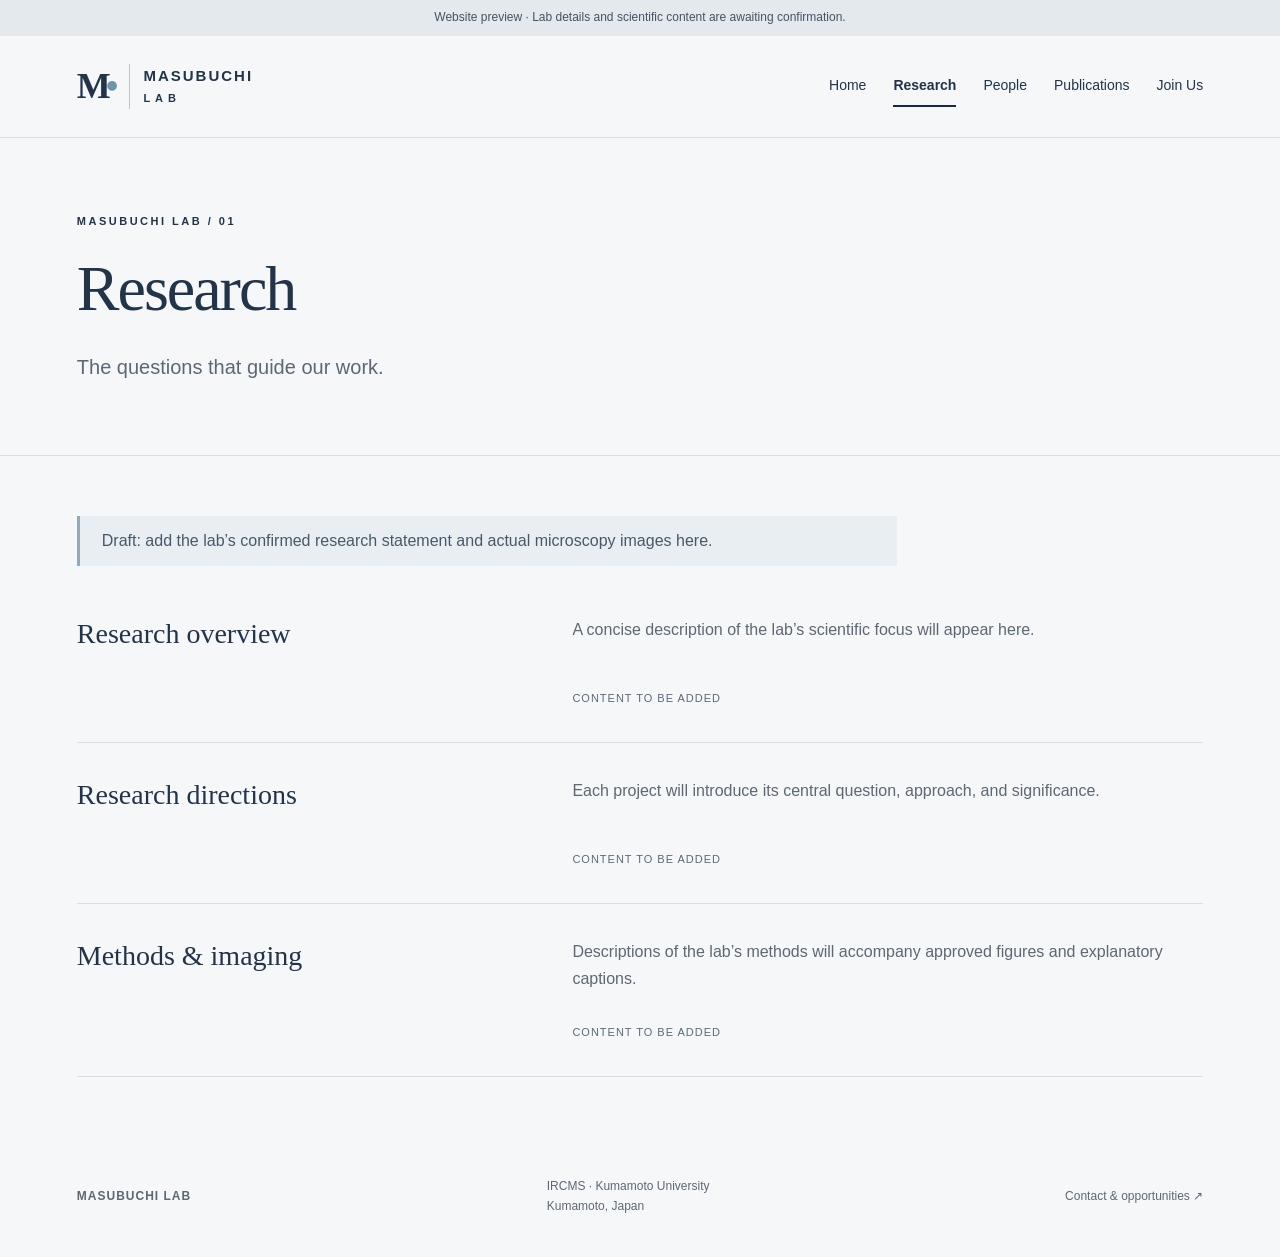
<file: research.html>
<!doctype html>
<html lang="en"><head><meta charset="utf-8"><meta name="viewport" content="width=device-width, initial-scale=1"><meta name="description" content="Masubuchi Lab — Research. Research, people, publications, and opportunities."><title>Research | Masubuchi Lab</title><link rel="stylesheet" href="assets/style.css"><script src="assets/navigation.js" defer></script></head><body><a class="skip" href="#main">Skip to content</a><div class="draft">Website preview · Lab details and scientific content are awaiting confirmation.</div><header class="header"><a class="brand" href="index.html"><span class="brand-mark" aria-hidden="true">M<span>•</span></span><span>MASUBUCHI<span class="lab-word">LAB</span></span></a><button class="menu" aria-controls="navigation" aria-expanded="false" hidden>Menu</button><nav id="navigation" aria-label="Main navigation"><a href="index.html">Home</a><a href="research.html" aria-current="page">Research</a><a href="people.html">People</a><a href="publications.html">Publications</a><a href="join.html">Join Us</a></nav></header><main id="main"><section class="intro"><p class="eyebrow">MASUBUCHI LAB / 01</p><h1>Research</h1><p class="lead">The questions that guide our work.</p></section><section class="section narrow"><p class="editor-note">Draft: add the lab’s confirmed research statement and actual microscopy images here.</p><article class="entry"><h2>Research overview</h2><p>A concise description of the lab’s scientific focus will appear here.</p><span class="status">Content to be added</span></article><article class="entry"><h2>Research directions</h2><p>Each project will introduce its central question, approach, and significance.</p><span class="status">Content to be added</span></article><article class="entry"><h2>Methods & imaging</h2><p>Descriptions of the lab’s methods will accompany approved figures and explanatory captions.</p><span class="status">Content to be added</span></article></section></main><footer><a class="footer-brand" href="index.html">MASUBUCHI LAB</a><p>IRCMS · Kumamoto University<br>Kumamoto, Japan</p><a href="join.html">Contact & opportunities ↗</a></footer></body></html>
</file>
<file: assets/style.css>
:root{--navy:#142a40;--ink:#213449;--muted:#5c6874;--paper:#f6f7f8;--line:#d8dfe4;--accent:#b9d0dc}*{box-sizing:border-box}body{margin:0;background:var(--paper);color:var(--ink);font-family:Arial,Helvetica,sans-serif;font-size:16px;line-height:1.65}a{color:inherit;text-decoration:none}a:hover{text-decoration:underline;text-underline-offset:5px}a:focus-visible,button:focus-visible{outline:3px solid #4584a4;outline-offset:5px}.draft{background:#e4e9ee;color:#435366;text-align:center;font-size:12px;padding:8px 20px}.header{max-width:1320px;margin:auto;padding:28px 6%;display:flex;align-items:center;justify-content:space-between;gap:30px;border-bottom:1px solid var(--line)}.brand{display:flex;gap:13px;align-items:center;font-size:15px;letter-spacing:2px;font-weight:bold;line-height:1.25}.brand-mark{font-family:Georgia,serif;font-size:36px;letter-spacing:-5px;border-right:1px solid #b9c4ce;padding-right:16px}.brand-mark span{color:#6c96a9}.lab-word{display:block;font-size:11px;letter-spacing:5px;margin-top:6px}nav{display:flex;gap:27px;font-size:14px}nav a{padding:8px 0}nav a[aria-current]{border-bottom:2px solid var(--navy);font-weight:bold}.menu{display:none;border:1px solid var(--line);padding:10px 16px;color:var(--navy);background:white;font:inherit}.hero{max-width:1320px;margin:auto;display:grid;grid-template-columns:1.1fr 1fr;gap:5%;align-items:center;padding:70px 6% 82px}.eyebrow{font-size:11px;letter-spacing:2.5px;font-weight:bold;margin:0 0 24px}h1,h2,h3,p{margin-top:0}h1{font-family:Georgia,'Times New Roman',serif;font-weight:normal;font-size:clamp(46px,5.4vw,76px);line-height:1.08;letter-spacing:-2px;margin-bottom:28px}.lead{font-size:20px;line-height:1.6;max-width:660px}.muted{color:var(--muted);max-width:400px}.button{display:inline-flex;align-items:center;justify-content:space-between;gap:36px;background:var(--navy);color:white;padding:15px 23px;font-size:14px;margin-top:20px}.art{background:var(--navy);margin:0;position:relative;overflow:hidden;aspect-ratio:1.04;border-radius:2px}.art svg{display:block;width:100%;height:100%}.art figcaption{position:absolute;bottom:15px;left:20px;color:#c2d0db;font-size:10px;letter-spacing:.6px}.section{padding:60px 6%;max-width:1320px;margin:auto;border-top:1px solid var(--line)}h2{font-family:Georgia,serif;font-weight:normal;font-size:34px;line-height:1.2}.section-heading .eyebrow{margin-bottom:12px}.links-grid{display:grid;grid-template-columns:repeat(3,1fr);gap:32px;margin-top:40px}.links-grid a{display:block;padding:25px 0 15px;border-top:2px solid #a9bac8;position:relative}.links-grid span{font-size:11px;letter-spacing:1.8px}.links-grid h3{font-size:21px;font-weight:normal;margin:28px 0 12px}.links-grid p{font-size:14px;color:var(--muted);max-width:85%}.links-grid b{position:absolute;right:5px;bottom:28px}.join-banner{background:var(--navy);color:white;padding:50px 6%;display:flex;justify-content:space-between;align-items:center;gap:28px}.join-banner h2{margin-bottom:0}.light{background:#e4edf2;color:var(--navy);flex-shrink:0}.join-banner .eyebrow{color:#bbceda;margin-bottom:12px}footer{max-width:1320px;margin:auto;padding:40px 6%;display:flex;justify-content:space-between;gap:24px;align-items:center;font-size:12px;color:var(--muted)}footer p{margin:0}.footer-brand{font-weight:bold;letter-spacing:1px}.intro{max-width:1320px;margin:auto;padding:74px 6% 52px}.intro h1{font-size:64px}.intro .lead{color:var(--muted)}.narrow{min-height:420px}.editor-note{border-left:3px solid #92a9b9;padding:12px 22px;background:#e9eef2;max-width:820px;color:#46596a}.entry{display:grid;grid-template-columns:1fr 1.4fr;gap:15px 45px;padding:35px 0;border-bottom:1px solid var(--line)}.entry h2{font-size:28px}.entry p{color:var(--muted);max-width:620px}.status{grid-column:2;font-size:11px;text-transform:uppercase;letter-spacing:1px;color:#596b7a}.empty{max-width:730px;padding:32px 0}.empty h2{margin-top:24px}.empty p{color:var(--muted)}.skip{position:absolute;left:12px;top:-100px;background:white;padding:12px;z-index:5}.skip:focus{top:12px}@media(max-width:760px){.header{flex-wrap:wrap;padding:20px 6%;gap:18px}nav{width:100%;flex-wrap:wrap;gap:12px 24px}.js .menu{display:block}.js nav:not(.open){display:none}.hero{grid-template-columns:1fr;padding:45px 6%;gap:36px}.hero h1{font-size:54px}.art{max-width:520px;width:100%;aspect-ratio:1.35}.links-grid{grid-template-columns:1fr;gap:12px}.section{padding:38px 6%}.links-grid h3{margin-top:18px}.join-banner,footer{align-items:flex-start;flex-direction:column}.intro{padding:46px 6% 32px}.intro h1{font-size:48px}.entry{grid-template-columns:1fr;gap:8px}.entry h2{margin-bottom:10px}.status{grid-column:1}.lead{font-size:18px}h2{font-size:30px}}@media(prefers-reduced-motion:reduce){*{scroll-behavior:auto}}
</file>
